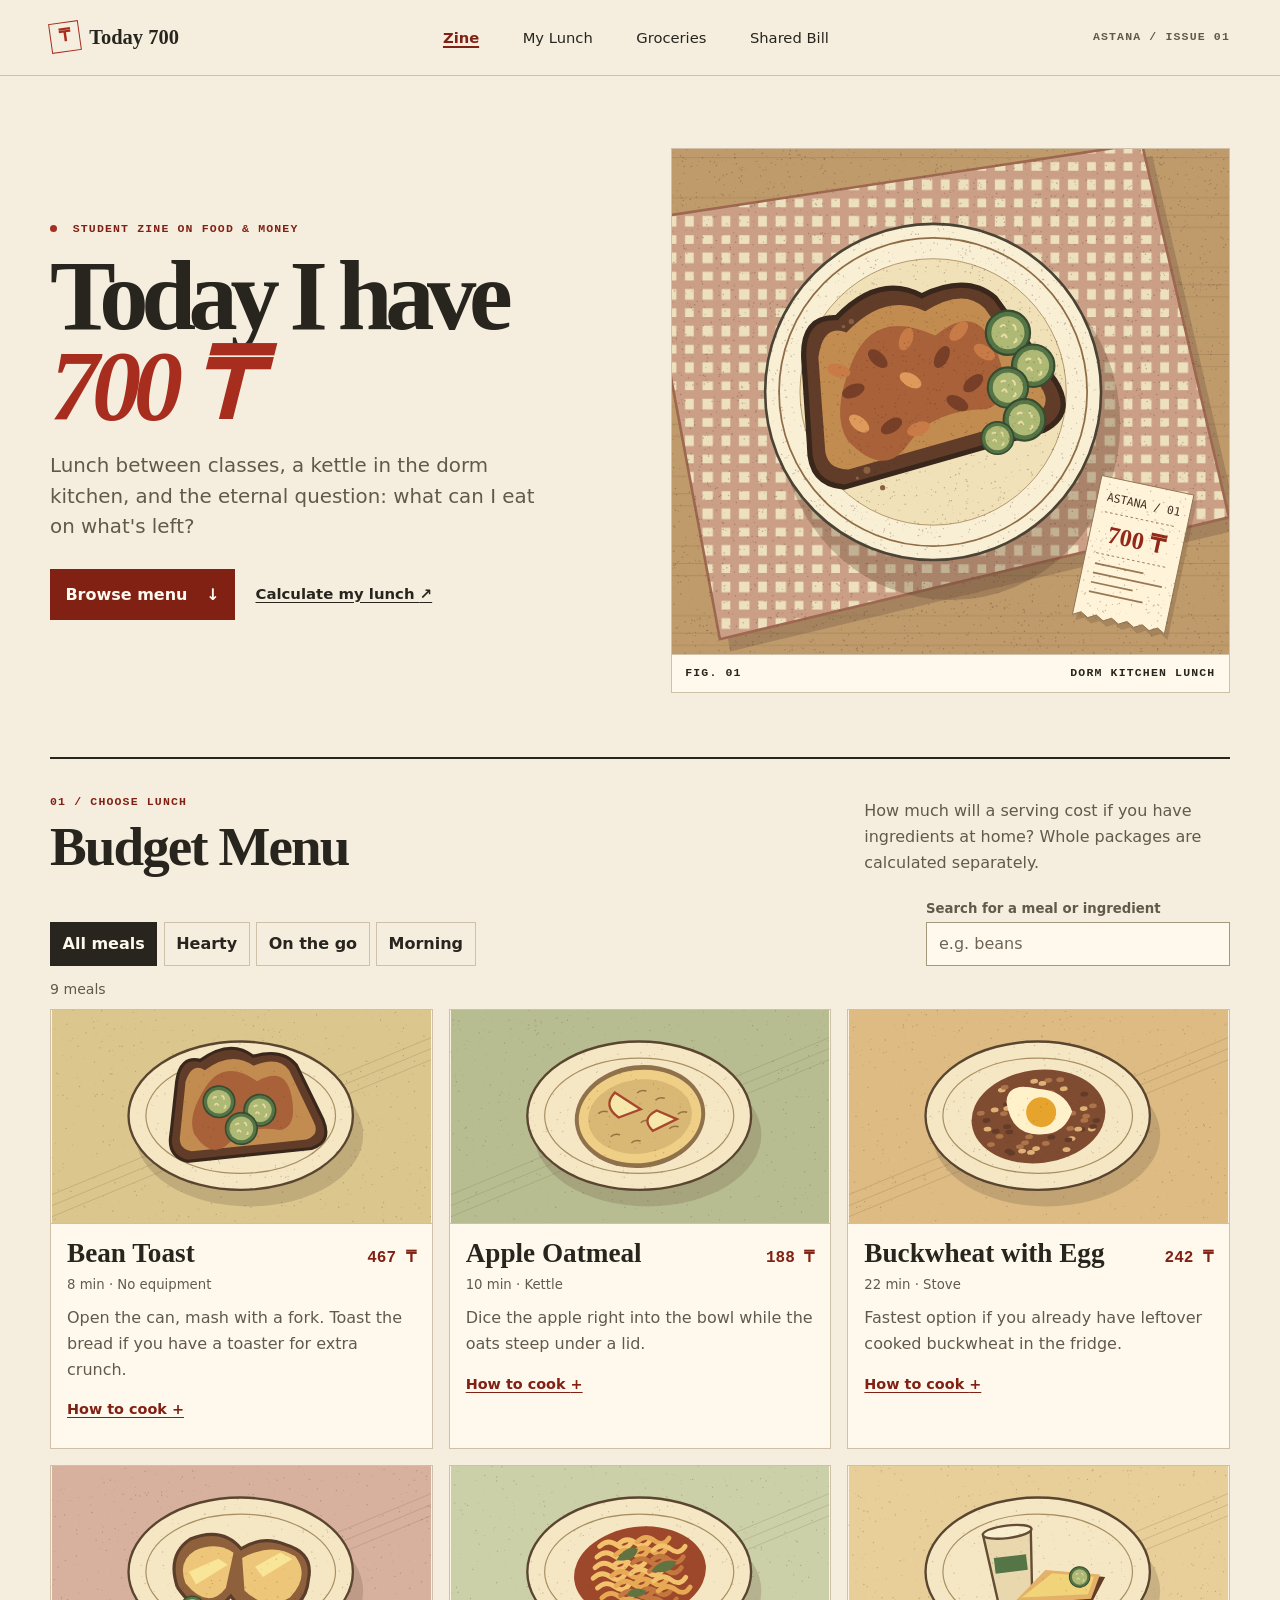
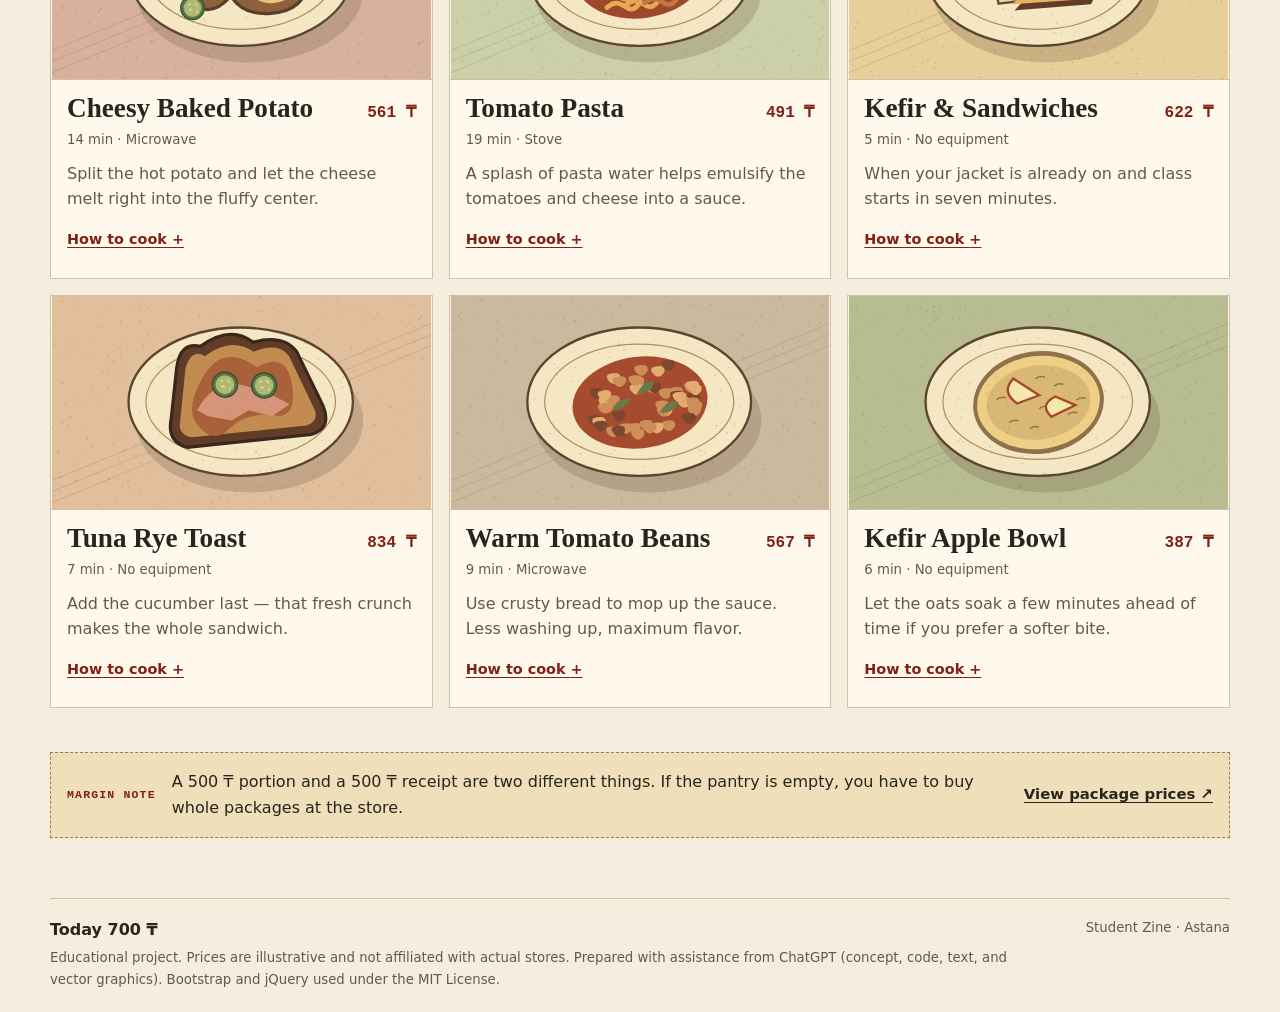
<file: index.html>
<!doctype html>
<html lang="en">
<head>
  <meta charset="utf-8">
  <meta name="viewport" content="width=device-width, initial-scale=1">
  <meta name="theme-color" content="#f2ead9">
  <meta name="description" content="A student zine on food, money, and dorm kitchen cooking.">
  <title>Student Lunch Zine — Today 700 ₸</title>
  <link rel="stylesheet" href="assets/vendor/bootstrap.min.css">
  <link rel="stylesheet" href="assets/css/site.css">
  <script src="assets/vendor/jquery.min.js" defer></script>
  <script src="assets/js/data.js" defer></script>
  <script src="assets/js/common.js" defer></script>
  <script src="assets/js/menu.js" defer></script>
</head>
<body>
  <a class="skip-link" href="#main">Skip to content</a>
  <header class="site-header">
    <div class="shell header-inner">
      <a class="brand" href="index.html"><span class="brand-mark" aria-hidden="true">₸</span> Today 700</a>
      <nav aria-label="Main menu"><a href="index.html" aria-current="page">Zine</a><a href="plan.html">My Lunch</a><a href="market.html">Groceries</a><a href="split.html">Shared Bill</a></nav>
      <span class="edition">ASTANA / ISSUE 01</span>
    </div>
  </header>
  <main id="main" class="shell">
    <section class="hero" aria-labelledby="hero-title">
      <div class="hero-copy">
        <p class="eyebrow"><span class="ink-dot"></span> STUDENT ZINE ON FOOD &amp; MONEY</p>
        <h1 id="hero-title">Today I have<br><em>700 ₸</em></h1>
        <p class="lede">Lunch between classes, a kettle in the dorm kitchen, and the eternal question: what can I eat on what's left?</p>
        <div class="hero-actions"><a href="#menu" class="action">Browse menu <span aria-hidden="true">↓</span></a><a href="plan.html" class="text-link">Calculate my lunch <span aria-hidden="true">↗</span></a></div>
      </div>
      <figure class="hero-art">
        <img src="assets/img/cover.svg" width="640" height="580" alt="Hand-drawn plate with toast and cucumbers on a checkered napkin. Nearby receipt marked 700 ₸.">
        <figcaption><span>FIG. 01</span><span>DORM KITCHEN LUNCH</span></figcaption>
      </figure>
    </section>
    <section id="menu" class="section menu-section" aria-labelledby="menu-title">
      <div class="section-heading"><div><p class="eyebrow">01 / CHOOSE LUNCH</p><h2 id="menu-title">Budget Menu</h2></div><p>How much will a serving cost if you have ingredients at home? Whole packages are calculated separately.</p></div>
      <div class="filters">
        <div class="chip-row" aria-label="Food categories">
          <button class="chip" data-category="all" aria-pressed="true" type="button">All meals</button>
          <button class="chip" data-category="Hearty" aria-pressed="false" type="button">Hearty</button>
          <button class="chip" data-category="On the go" aria-pressed="false" type="button">On the go</button>
          <button class="chip" data-category="Morning" aria-pressed="false" type="button">Morning</button>
        </div>
        <label class="search-label" for="menu-search"><span>Search for a meal or ingredient</span><input class="form-control" id="menu-search" type="search" placeholder="e.g. beans"></label>
      </div>
      <p class="results-count" id="menu-count" aria-live="polite"></p>
      <div class="meal-grid" id="menu-results"></div>
      <p class="empty" id="menu-empty" hidden>No meals found. Try a different search term or select "All meals".</p>
    </section>
    <aside class="margin-note"><span class="eyebrow">MARGIN NOTE</span><p>A 500 ₸ portion and a 500 ₸ receipt are two different things. If the pantry is empty, you have to buy whole packages at the store.</p><a href="market.html" class="text-link">View package prices ↗</a></aside>
  </main>
  <footer class="shell site-footer">
    <div class="footer-main"><strong>Today 700 ₸</strong><span>Student Zine · Astana</span></div>
    <p>Educational project. Prices are illustrative and not affiliated with actual stores. Prepared with assistance from ChatGPT (concept, code, text, and vector graphics). Bootstrap and jQuery used under the MIT License.</p>
  </footer>
</body>
</html>
</file>
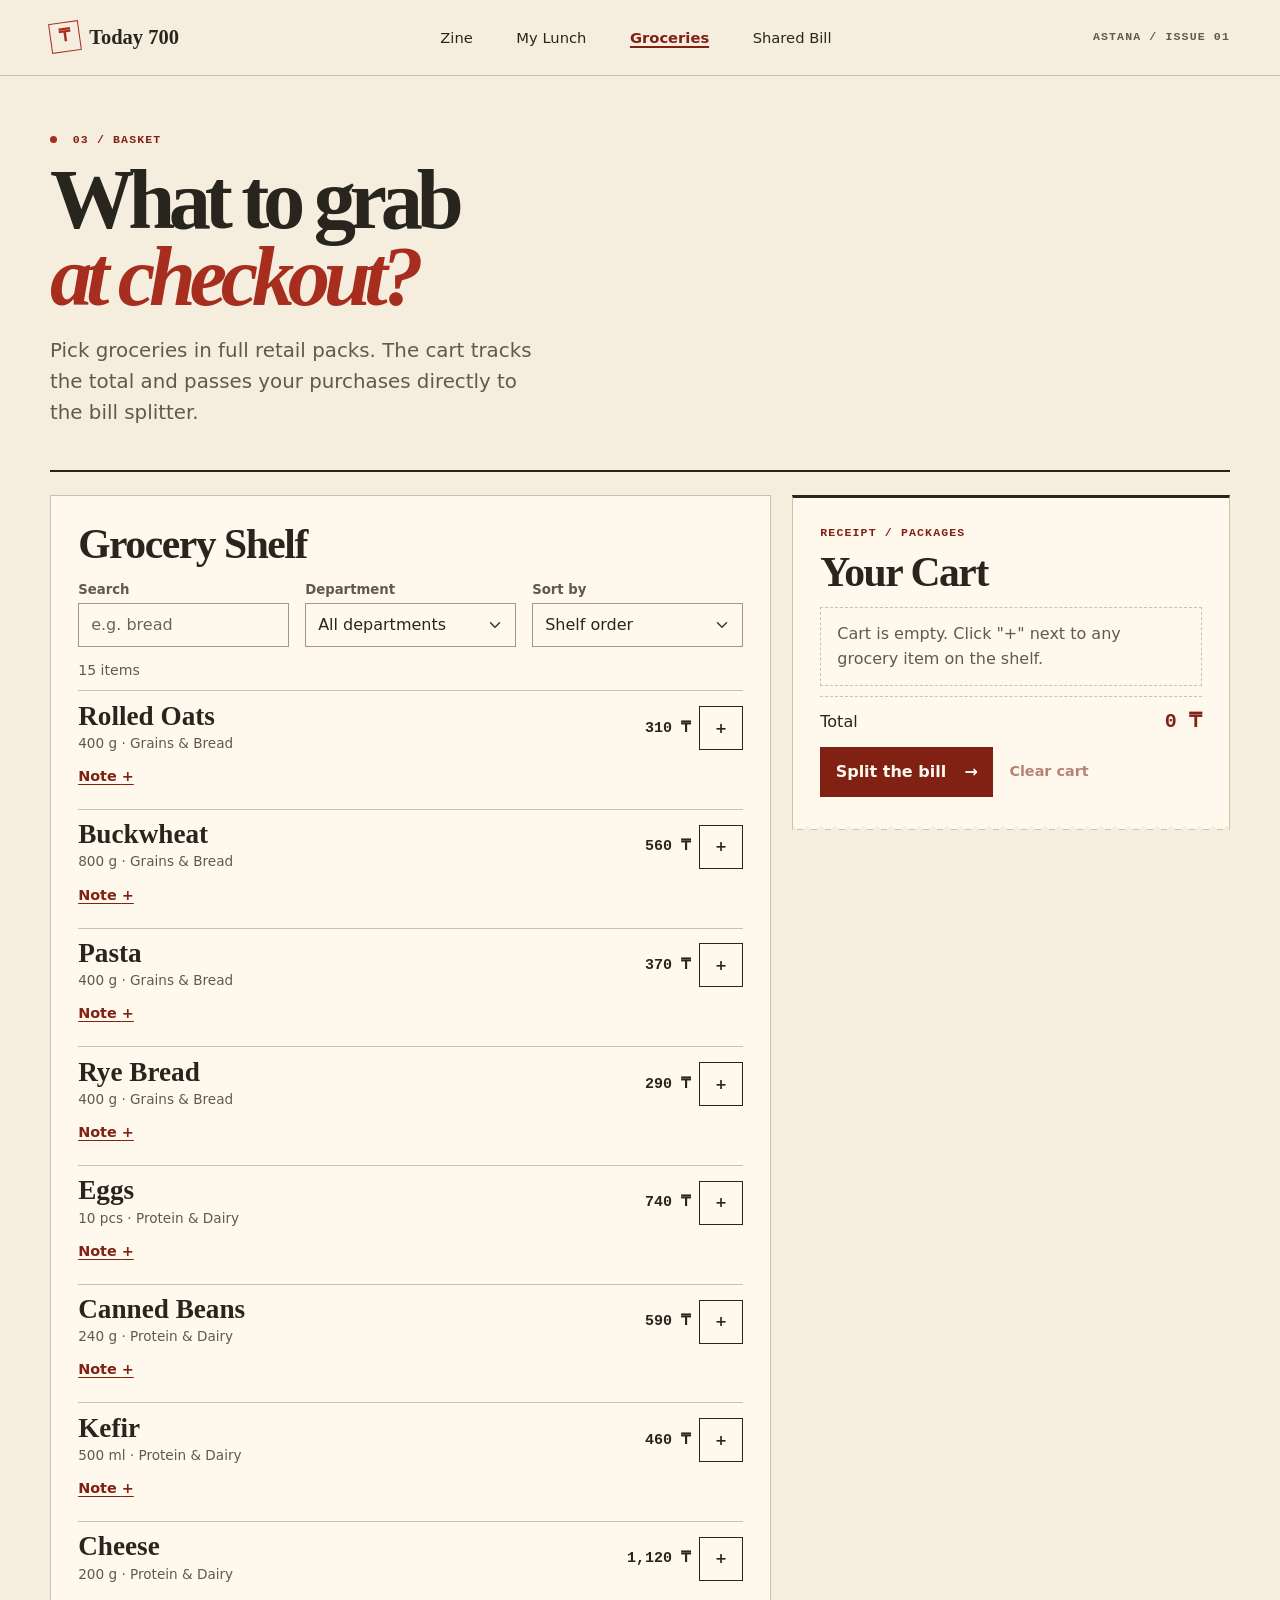
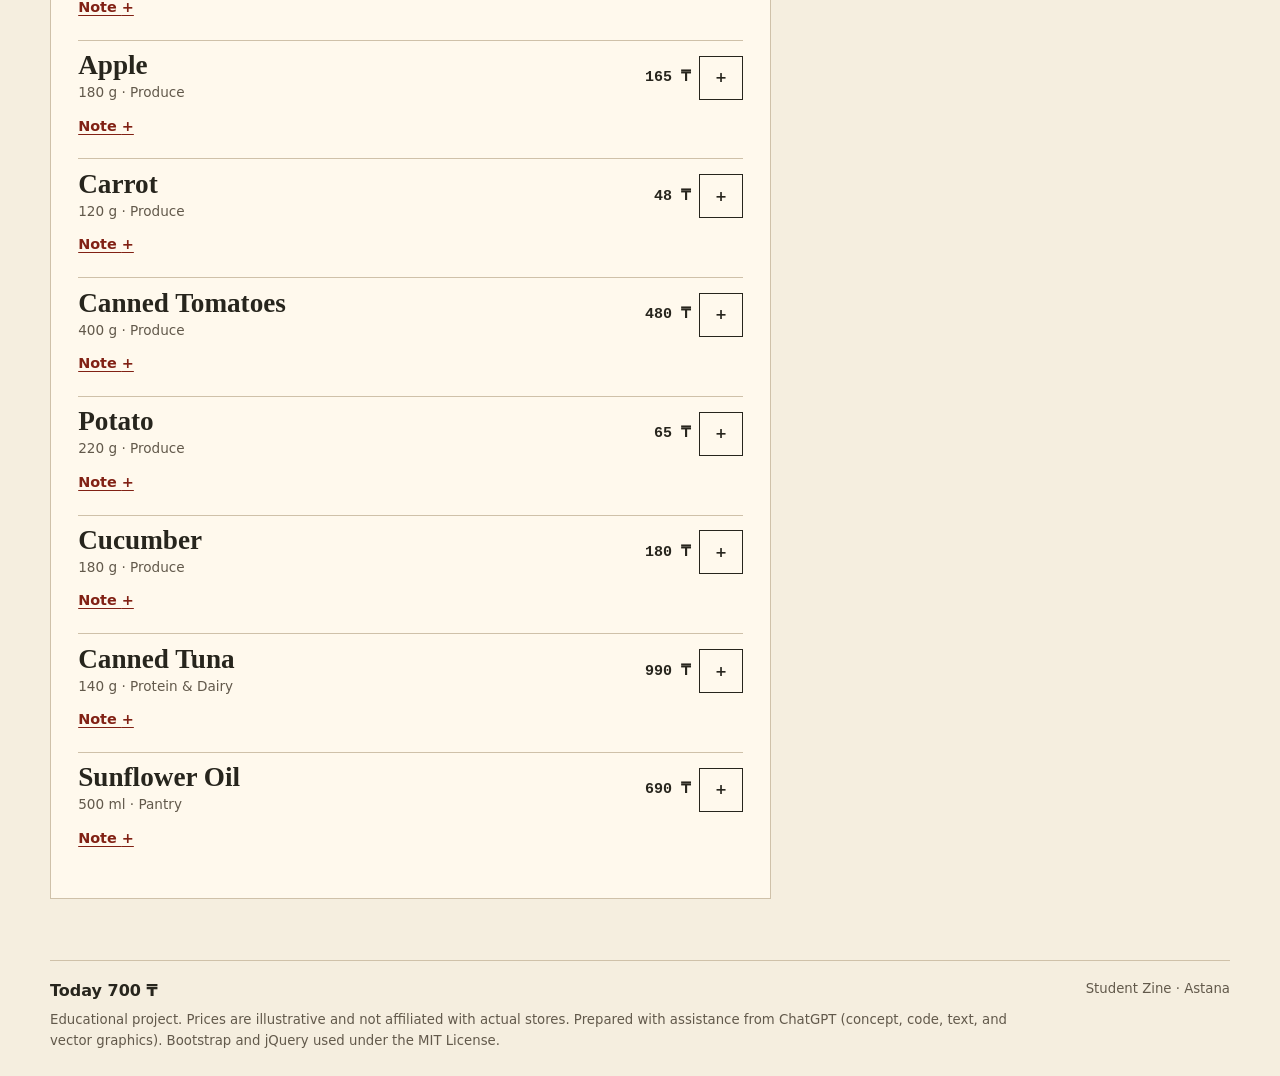
<file: market.html>
<!doctype html>
<html lang="en">
<head>
  <meta charset="utf-8">
  <meta name="viewport" content="width=device-width, initial-scale=1">
  <meta name="theme-color" content="#f2ead9">
  <meta name="description" content="A student zine on food, money, and dorm kitchen cooking.">
  <title>Groceries — Today 700 ₸</title>
  <link rel="stylesheet" href="assets/vendor/bootstrap.min.css">
  <link rel="stylesheet" href="assets/css/site.css">
  <script src="assets/vendor/jquery.min.js" defer></script>
  <script src="assets/js/data.js" defer></script>
  <script src="assets/js/common.js" defer></script>
  <script src="assets/js/market.js" defer></script>
</head>
<body>
  <a class="skip-link" href="#main">Skip to content</a>
  <header class="site-header">
    <div class="shell header-inner">
      <a class="brand" href="index.html"><span class="brand-mark" aria-hidden="true">₸</span> Today 700</a>
      <nav aria-label="Main menu"><a href="index.html">Zine</a><a href="plan.html">My Lunch</a><a href="market.html" aria-current="page">Groceries</a><a href="split.html">Shared Bill</a></nav>
      <span class="edition">ASTANA / ISSUE 01</span>
    </div>
  </header>
  <main id="main" class="shell">
    <section class="page-intro">
      <p class="eyebrow"><span class="ink-dot"></span> 03 / BASKET</p>
      <h1>What to grab<br><em>at checkout?</em></h1>
      <p class="lede">Pick groceries in full retail packs. The cart tracks the total and passes your purchases directly to the bill splitter.</p>
    </section>
    <div class="workbench market-workbench">
      <section class="paper-panel" aria-labelledby="market-title">
        <h2 id="market-title">Grocery Shelf</h2>
        <div class="market-filters">
          <label class="search-label" for="market-search"><span>Search</span><input class="form-control" id="market-search" type="search" placeholder="e.g. bread"></label>
          <label class="search-label" for="market-category"><span>Department</span><select class="form-select" id="market-category"><option value="">All departments</option></select></label>
          <label class="search-label" for="market-sort"><span>Sort by</span><select class="form-select" id="market-sort"><option value="default">Shelf order</option><option value="low">Price: Low to High</option><option value="high">Price: High to Low</option></select></label>
        </div>
        <p class="results-count" id="market-count" aria-live="polite"></p>
        <div id="market-results"></div>
        <p id="market-empty" class="empty" hidden>Nothing found on this shelf. Try a different search query or department.</p>
      </section>
      <section class="receipt-panel" aria-labelledby="cart-title">
        <p class="receipt-kicker">RECEIPT / PACKAGES</p>
        <h2 id="cart-title">Your Cart</h2>
        <div id="cart-items"></div>
        <div class="receipt-total"><span>Total</span><strong id="cart-total" aria-live="polite">0 ₸</strong></div>
        <p id="cart-notice" class="notice" role="status" hidden></p>
        <div class="receipt-actions"><a class="action" href="split.html">Split the bill <span aria-hidden="true">→</span></a><button class="quiet-button" id="clear-cart" type="button">Clear cart</button></div>
      </section>
    </div>
  </main>
  <footer class="shell site-footer">
    <div class="footer-main"><strong>Today 700 ₸</strong><span>Student Zine · Astana</span></div>
    <p>Educational project. Prices are illustrative and not affiliated with actual stores. Prepared with assistance from ChatGPT (concept, code, text, and vector graphics). Bootstrap and jQuery used under the MIT License.</p>
  </footer>
</body>
</html>
</file>
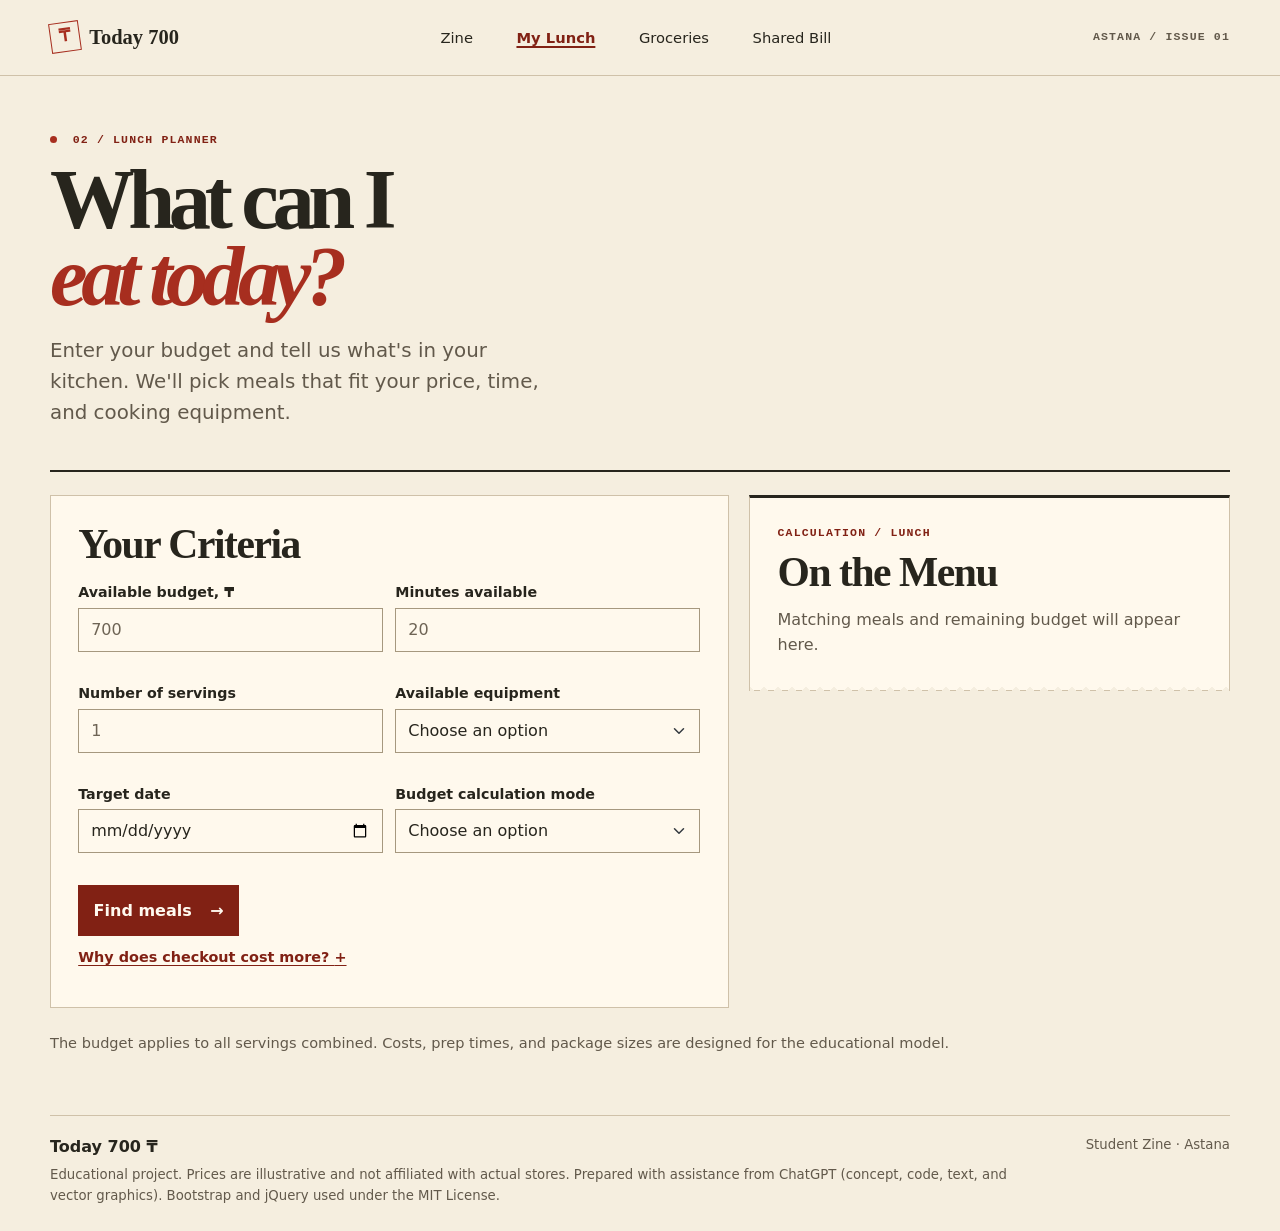
<file: plan.html>
<!doctype html>
<html lang="en">
<head>
  <meta charset="utf-8">
  <meta name="viewport" content="width=device-width, initial-scale=1">
  <meta name="theme-color" content="#f2ead9">
  <meta name="description" content="A student zine on food, money, and dorm kitchen cooking.">
  <title>My Lunch — Today 700 ₸</title>
  <link rel="stylesheet" href="assets/vendor/bootstrap.min.css">
  <link rel="stylesheet" href="assets/css/site.css">
  <script src="assets/vendor/jquery.min.js" defer></script>
  <script src="assets/js/data.js" defer></script>
  <script src="assets/js/common.js" defer></script>
  <script src="assets/js/plan.js" defer></script>
</head>
<body>
  <a class="skip-link" href="#main">Skip to content</a>
  <header class="site-header">
    <div class="shell header-inner">
      <a class="brand" href="index.html"><span class="brand-mark" aria-hidden="true">₸</span> Today 700</a>
      <nav aria-label="Main menu"><a href="index.html">Zine</a><a href="plan.html" aria-current="page">My Lunch</a><a href="market.html">Groceries</a><a href="split.html">Shared Bill</a></nav>
      <span class="edition">ASTANA / ISSUE 01</span>
    </div>
  </header>
  <main id="main" class="shell">
    <section class="page-intro">
      <p class="eyebrow"><span class="ink-dot"></span> 02 / LUNCH PLANNER</p>
      <h1>What can I<br><em>eat today?</em></h1>
      <p class="lede">Enter your budget and tell us what's in your kitchen. We'll pick meals that fit your price, time, and cooking equipment.</p>
    </section>
    <div class="workbench">
      <section class="paper-panel" aria-labelledby="plan-title">
        <h2 id="plan-title">Your Criteria</h2>
        <form id="plan-form" novalidate>
          <div class="field-grid">
            <div class="field">
              <label class="form-label" for="budget">Available budget, ₸</label>
              <input class="form-control" id="budget" name="budget" type="number" aria-describedby="budget-error" placeholder="700" min="200" max="10000" step="1" inputmode="numeric" required>
              <p class="field-error" id="budget-error" aria-live="polite"></p>
            </div>
            <div class="field">
              <label class="form-label" for="minutes">Minutes available</label>
              <input class="form-control" id="minutes" name="minutes" type="number" aria-describedby="minutes-error" placeholder="20" min="5" max="90" step="1" inputmode="numeric" required>
              <p class="field-error" id="minutes-error" aria-live="polite"></p>
            </div>
            <div class="field">
              <label class="form-label" for="portions">Number of servings</label>
              <input class="form-control" id="portions" name="portions" type="number" aria-describedby="portions-error" placeholder="1" min="1" max="6" step="1" inputmode="numeric" required>
              <p class="field-error" id="portions-error" aria-live="polite"></p>
            </div>
            <div class="field">
              <label class="form-label" for="gear">Available equipment</label>
              <select class="form-select" id="gear" name="gear" aria-describedby="gear-error" required>
                <option value="">Choose an option</option>
                <option value="none">Fork &amp; plate (No gear)</option>
                <option value="kettle">Kettle</option>
                <option value="microwave">Microwave</option>
                <option value="stove">Stove &amp; kettle</option>
                <option value="any">Any equipment</option>
              </select>
              <p class="field-error" id="gear-error" aria-live="polite"></p>
            </div>
            <div class="field">
              <label class="form-label" for="lunch-date">Target date</label>
              <input class="form-control" id="lunch-date" name="lunch-date" type="date" aria-describedby="lunch-date-error" placeholder="" required>
              <p class="field-error" id="lunch-date-error" aria-live="polite"></p>
            </div>
            <div class="field">
              <label class="form-label" for="mode">Budget calculation mode</label>
              <select class="form-select" id="mode" name="mode" aria-describedby="mode-error" required>
                <option value="">Choose an option</option>
                <option value="portion">Ingredient cost per serving</option>
                <option value="checkout">Full retail packages at checkout</option>
              </select>
              <p class="field-error" id="mode-error" aria-live="polite"></p>
            </div>
          </div>
          <button class="action" type="submit">Find meals <span aria-hidden="true">→</span></button>
          <p class="notice" id="plan-notice" role="status" hidden></p>
        </form>
        <button class="quiet-button" type="button" data-disclosure aria-expanded="false" aria-controls="price-explainer">Why does checkout cost more? <span aria-hidden="true">+</span></button>
        <p class="disclosure" id="price-explainer" hidden>Per serving, we only count the grams or pieces actually used. In checkout mode, we round every ingredient up to a whole store package.</p>
      </section>
      <section class="receipt-panel" aria-labelledby="plan-result-title">
        <p class="receipt-kicker">CALCULATION / LUNCH</p>
        <h2 id="plan-result-title">On the Menu</h2>
        <p id="plan-initial">Matching meals and remaining budget will appear here.</p>
        <div id="plan-result" hidden></div>
      </section>
    </div>
    <p class="section-note">The budget applies to all servings combined. Costs, prep times, and package sizes are designed for the educational model.</p>
  </main>
  <footer class="shell site-footer">
    <div class="footer-main"><strong>Today 700 ₸</strong><span>Student Zine · Astana</span></div>
    <p>Educational project. Prices are illustrative and not affiliated with actual stores. Prepared with assistance from ChatGPT (concept, code, text, and vector graphics). Bootstrap and jQuery used under the MIT License.</p>
  </footer>
</body>
</html>
</file>
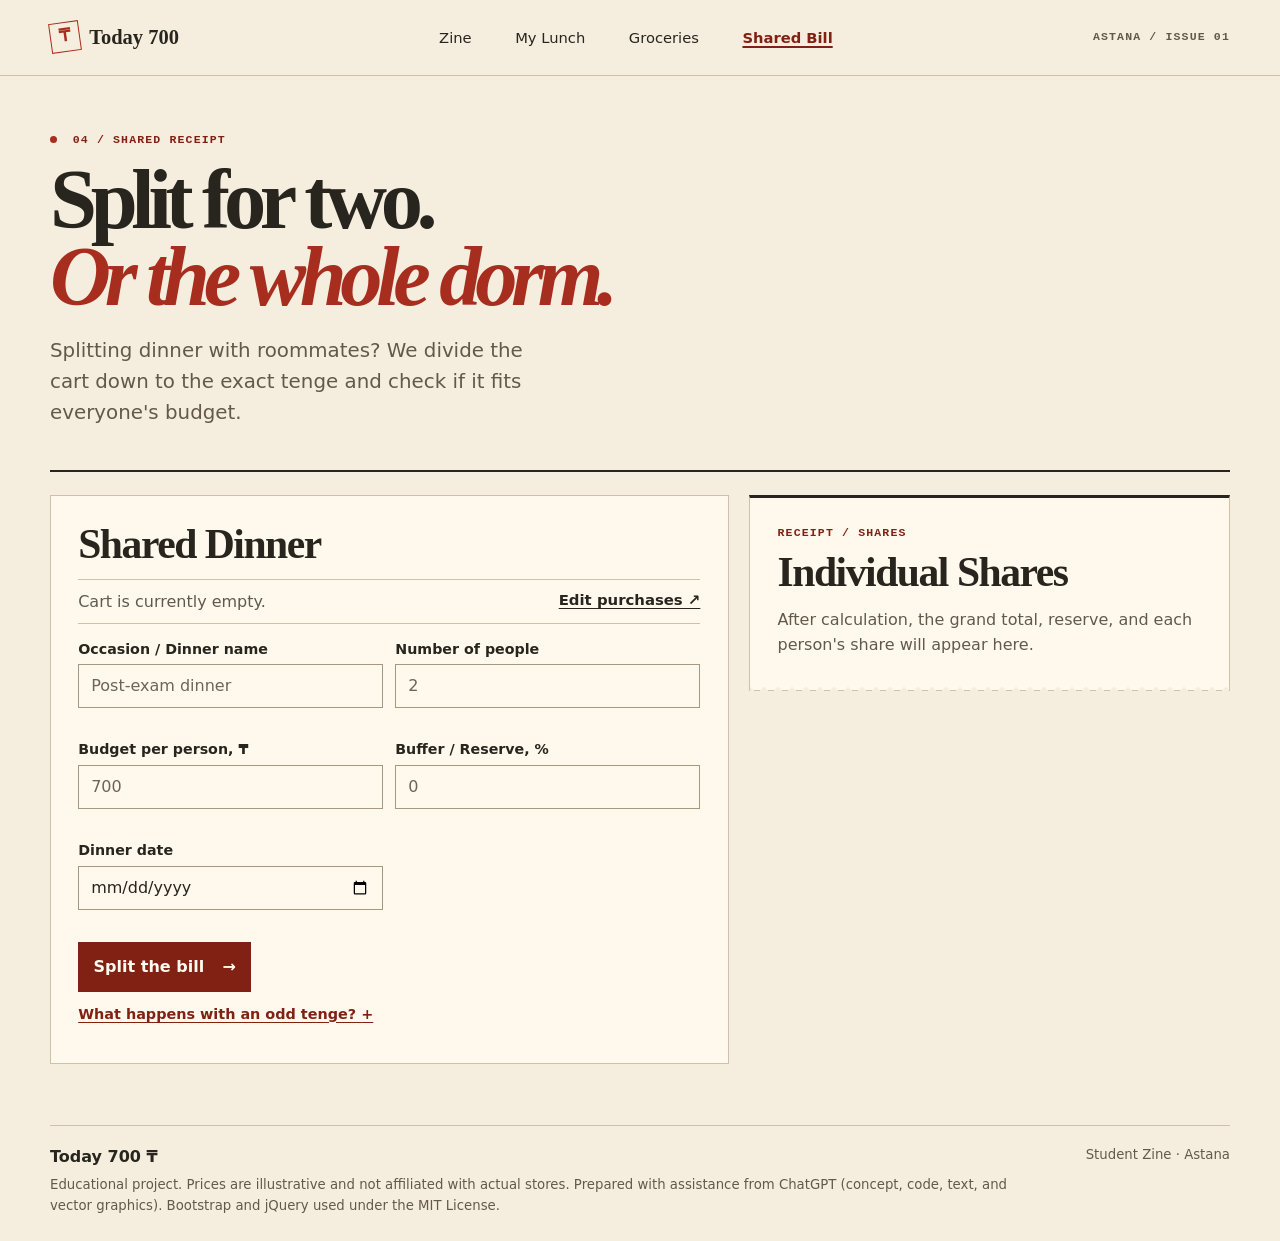
<file: split.html>
<!doctype html>
<html lang="en">
<head>
  <meta charset="utf-8">
  <meta name="viewport" content="width=device-width, initial-scale=1">
  <meta name="theme-color" content="#f2ead9">
  <meta name="description" content="A student zine on food, money, and dorm kitchen cooking.">
  <title>Shared Bill — Today 700 ₸</title>
  <link rel="stylesheet" href="assets/vendor/bootstrap.min.css">
  <link rel="stylesheet" href="assets/css/site.css">
  <script src="assets/vendor/jquery.min.js" defer></script>
  <script src="assets/js/data.js" defer></script>
  <script src="assets/js/common.js" defer></script>
  <script src="assets/js/split.js" defer></script>
</head>
<body>
  <a class="skip-link" href="#main">Skip to content</a>
  <header class="site-header">
    <div class="shell header-inner">
      <a class="brand" href="index.html"><span class="brand-mark" aria-hidden="true">₸</span> Today 700</a>
      <nav aria-label="Main menu"><a href="index.html">Zine</a><a href="plan.html">My Lunch</a><a href="market.html">Groceries</a><a href="split.html" aria-current="page">Shared Bill</a></nav>
      <span class="edition">ASTANA / ISSUE 01</span>
    </div>
  </header>
  <main id="main" class="shell">
    <section class="page-intro">
      <p class="eyebrow"><span class="ink-dot"></span> 04 / SHARED RECEIPT</p>
      <h1>Split for two.<br><em>Or the whole dorm.</em></h1>
      <p class="lede">Splitting dinner with roommates? We divide the cart down to the exact tenge and check if it fits everyone's budget.</p>
    </section>
    <div class="workbench">
      <section class="paper-panel" aria-labelledby="split-form-title">
        <h2 id="split-form-title">Shared Dinner</h2>
        <div class="cart-brief"><p id="split-basket-label"></p><a href="market.html" class="text-link">Edit purchases ↗</a></div>
        <form id="split-form" novalidate>
          <div class="field-grid">
            <div class="field">
              <label class="form-label" for="meeting">Occasion / Dinner name</label>
              <input class="form-control" id="meeting" name="meeting" type="text" aria-describedby="meeting-error" placeholder="Post-exam dinner" minlength="3" maxlength="40" required>
              <p class="field-error" id="meeting-error" aria-live="polite"></p>
            </div>
            <div class="field">
              <label class="form-label" for="people">Number of people</label>
              <input class="form-control" id="people" name="people" type="number" aria-describedby="people-error" placeholder="2" min="2" max="12" step="1" inputmode="numeric" required>
              <p class="field-error" id="people-error" aria-live="polite"></p>
            </div>
            <div class="field">
              <label class="form-label" for="limit">Budget per person, ₸</label>
              <input class="form-control" id="limit" name="limit" type="number" aria-describedby="limit-error" placeholder="700" min="100" max="10000" step="1" inputmode="numeric" required>
              <p class="field-error" id="limit-error" aria-live="polite"></p>
            </div>
            <div class="field">
              <label class="form-label" for="reserve">Buffer / Reserve, %</label>
              <input class="form-control" id="reserve" name="reserve" type="number" aria-describedby="reserve-error" placeholder="0" min="0" max="30" step="1" inputmode="numeric" required>
              <p class="field-error" id="reserve-error" aria-live="polite"></p>
            </div>
            <div class="field">
              <label class="form-label" for="dinner-date">Dinner date</label>
              <input class="form-control" id="dinner-date" name="dinner-date" type="date" aria-describedby="dinner-date-error" placeholder="" required>
              <p class="field-error" id="dinner-date-error" aria-live="polite"></p>
            </div>
          </div>
          <button class="action" type="submit">Split the bill <span aria-hidden="true">→</span></button>
          <p id="split-notice" class="notice" role="status" hidden></p>
        </form>
        <button class="quiet-button" type="button" data-disclosure aria-expanded="false" aria-controls="split-explainer">What happens with an odd tenge? <span aria-hidden="true">+</span></button>
        <p class="disclosure" id="split-explainer" hidden>We divide the total evenly in whole tenge. If there is a remainder, the first few people pay 1 ₸ more. The sum of all shares always equals the grand total including buffer.</p>
      </section>
      <section class="receipt-panel" aria-labelledby="split-result-title">
        <p class="receipt-kicker">RECEIPT / SHARES</p>
        <h2 id="split-result-title">Individual Shares</h2>
        <p id="split-initial">After calculation, the grand total, reserve, and each person's share will appear here.</p>
        <div id="split-result" hidden></div>
      </section>
    </div>
  </main>
  <footer class="shell site-footer">
    <div class="footer-main"><strong>Today 700 ₸</strong><span>Student Zine · Astana</span></div>
    <p>Educational project. Prices are illustrative and not affiliated with actual stores. Prepared with assistance from ChatGPT (concept, code, text, and vector graphics). Bootstrap and jQuery used under the MIT License.</p>
  </footer>
</body>
</html>
</file>
<file: assets/css/site.css>
:root {
  --paper: #f5eedf;
  --paper-light: #fff9ed;
  --ink: #27251d;
  --muted: #62594b;
  --red: #a72e1f;
  --red-dark: #812114;
  --rule: #cfc1a9;
  --green: #35482e;
  --mustard: #e8c46a;
  --serif: Georgia, 'Times New Roman', serif;
  --mono: ui-monospace, 'Cascadia Mono', Consolas, monospace;
}
*, *::before, *::after { box-sizing: border-box; }
body {
  margin: 0;
  color: var(--ink);
  background: var(--paper);
  font: 1rem/1.6 system-ui, sans-serif;
}
h1, h2, h3, p, figure { margin: 0; }
h1, h2, h3 { color: var(--ink); font-family: var(--serif); font-weight: 700; line-height: 1.04; }
h1 em { color: var(--red); }
h2 { font-size: clamp(2rem, 4.3vw, 3.45rem); letter-spacing: -.035em; }
h3 { font-size: clamp(1.3rem, 2.4vw, 1.7rem); }
a { color: inherit; text-underline-offset: .22em; }
a:hover { color: var(--red-dark); }
a:focus-visible, button:focus-visible, input:focus-visible, select:focus-visible {
  outline: 3px solid var(--red-dark); outline-offset: 4px;
}
button { font: inherit; }
[hidden] { display: none !important; }
.shell { width: min(1180px, calc(100% - 96px)); margin-inline: auto; }
.skip-link { position: absolute; z-index: 3; padding: .55rem; background: var(--paper-light); transform: translateY(-150%); }
.skip-link:focus { transform: translateY(0); }
.site-header { border-bottom: 1px solid var(--rule); }
.header-inner { display: flex; justify-content: space-between; align-items: center; gap: 1.5rem; min-height: 75px; }
.brand { display: inline-flex; align-items: center; gap: .55rem; color: var(--ink); font: 700 1.28rem/1 var(--serif); white-space: nowrap; text-decoration: none; }
.brand-mark { display: grid; place-items: center; width: 1.9rem; height: 1.9rem; border: 1px solid var(--red); color: var(--red); transform: rotate(-8deg); font: 700 1.1rem/1 var(--mono); }
nav { display: flex; justify-content: center; gap: clamp(.9rem, 3.4vw, 2.8rem); }
nav a { display: flex; align-items: center; min-height: 44px; font-size: .92rem; text-decoration: none; white-space: nowrap; }
nav a[aria-current] { color: var(--red-dark); font-weight: 750; text-decoration: underline; text-decoration-thickness: 2px; }
.edition, .eyebrow, .receipt-kicker, figcaption { font: 700 .72rem/1.45 var(--mono); letter-spacing: .1em; }
.edition { color: var(--muted); white-space: nowrap; }
.eyebrow { color: var(--red-dark); }
.ink-dot { display: inline-block; width: .65em; height: .65em; margin-right: .45rem; background: var(--red); border-radius: 50%; }
.hero { display: grid; grid-template-columns: 1fr minmax(0, .97fr); align-items: center; gap: 2.75rem; padding: clamp(2.8rem, 5.6vw, 5rem) 0 clamp(2.7rem, 5vw, 4.35rem); }
.hero h1, .page-intro h1 { font-size: clamp(3.55rem, 7.7vw, 7.2rem); margin: .85rem 0 1.25rem; letter-spacing: -.075em; line-height: .91; }
.hero .lede, .page-intro .lede { max-width: 31rem; color: var(--muted); font-size: clamp(1.02rem, 1.55vw, 1.24rem); line-height: 1.55; }
.hero-actions { display: flex; align-items: center; flex-wrap: wrap; gap: .9rem 1.3rem; margin-top: 1.65rem; }
.action { display: inline-flex; width: fit-content; max-width: 100%; align-items: center; justify-content: space-between; gap: 1.15rem; padding: .71rem .9rem; min-height: 46px; border: 1px solid var(--red-dark); color: #fffaf0; background: var(--red-dark); font-weight: 700; text-align: left; text-decoration: none; }
.action:hover { background: var(--ink); border-color: var(--ink); color: #fffaf0; }
.text-link { color: var(--ink); font-weight: 680; font-size: .93rem; }
.hero-art { background: #e8d7b9; border: 1px solid var(--rule); }
.hero-art img { display: block; width: 100%; height: auto; }
figcaption { display: flex; justify-content: space-between; gap: 1rem; padding: .65rem .85rem; color: var(--ink); background: var(--paper-light); border-top: 1px solid var(--rule); }
.section { border-top: 2px solid var(--ink); padding-block: 2.15rem 2.75rem; scroll-margin-top: 1rem; }
.section-heading { display: grid; grid-template-columns: 1fr minmax(15rem, .46fr); gap: 1.2rem; align-items: end; }
.section-heading h2 { margin-top: .48rem; }
.section-heading > p { color: var(--muted); }
.filters, .market-filters { display: flex; align-items: end; justify-content: space-between; flex-wrap: wrap; gap: .8rem 1rem; margin-top: 1.45rem; }
.chip-row { display: flex; flex-wrap: wrap; gap: .4rem; }
.chip { min-height: 44px; padding: .38rem .72rem; background: transparent; color: var(--ink); border: 1px solid var(--rule); font-weight: 660; }
.chip:hover { border-color: var(--ink); }
.chip[aria-pressed="true"] { background: var(--ink); color: var(--paper-light); border-color: var(--ink); }
.search-label { width: min(100%, 19rem); }
.search-label span { display: block; margin-bottom: .15rem; font-size: .83rem; color: var(--muted); font-weight: 700; }
.form-control, .form-select { min-height: 44px; border-radius: 0; background-color: var(--paper-light); border-color: #a6987f; color: var(--ink); }
.form-control:focus, .form-select:focus { background-color: var(--paper-light); border-color: var(--red-dark); box-shadow: none; outline: 3px solid var(--red-dark); outline-offset: 2px; }
.form-control::placeholder { color: #6e6455; opacity: 1; }
.form-control.is-invalid, .form-select.is-invalid { border-color: var(--red-dark); }
.results-count { margin: .75rem 0 .55rem; color: var(--muted); font-size: .88rem; min-height: 1.45em; }
.meal-grid { display: grid; grid-template-columns: repeat(3, minmax(0, 1fr)); gap: 1rem; }
.meal { min-width: 0; border: 1px solid var(--rule); background: var(--paper-light); }
.meal:hover { border-color: var(--red-dark); }
.meal-art { display: block; width: 100%; height: auto; aspect-ratio: 16/9; border-bottom: 1px solid var(--rule); }
.meal-inner { padding: .9rem 1rem 1rem; }
.meal-meta { color: var(--muted); font-size: .83rem; margin-top: .28rem; }
.meal-title { display: flex; gap: .45rem 1rem; flex-wrap: wrap; justify-content: space-between; align-items: baseline; }
.meal-title strong { color: var(--red-dark); font: 700 1rem/1.4 var(--mono); white-space: nowrap; }
.meal-note { color: var(--muted); margin: .65rem 0 .35rem; }
.quiet-button { padding: .34rem 0; min-height: 44px; color: var(--red-dark); border: 0; background: transparent; font-size: .9rem; font-weight: 700; text-decoration: underline; text-underline-offset: .2em; text-align: left; }
.quiet-button:hover { color: var(--ink); }
.quiet-button:disabled { opacity: .55; cursor: default; text-decoration: none; }
.quiet-button[aria-expanded="true"] span { display: inline-block; transform: rotate(45deg); }
.disclosure { padding: .6rem 0 .25rem; border-top: 1px dashed var(--rule); color: var(--muted); }
.disclosure ol { padding-left: 1.25rem; margin: .45rem 0; }
.disclosure a { display: inline-block; padding-block: .5rem; }
.empty { padding: .8rem 1rem; border: 1px dashed var(--rule); color: var(--muted); }
.margin-note { display: grid; grid-template-columns: auto 1fr auto; align-items: center; gap: 1rem; padding: 1rem; border: 1px dashed #9d7c46; background: #efe0bb; }
.page-intro { padding-block: 3.5rem 2.6rem; border-bottom: 2px solid var(--ink); }
.page-intro h1 { font-size: clamp(3.1rem, 6.6vw, 5.85rem); }
.workbench { display: grid; grid-template-columns: minmax(0, 1.2fr) minmax(0, .85fr); align-items: start; gap: 1.3rem; margin-block: 1.45rem; }
.paper-panel, .receipt-panel { min-width: 0; padding: clamp(.95rem, 2.5vw, 1.7rem); border: 1px solid var(--rule); background: var(--paper-light); }
.paper-panel h2, .receipt-panel h2 { font-size: clamp(1.65rem, 3.45vw, 2.6rem); margin-bottom: .8rem; }
.receipt-panel { position: relative; padding-bottom: 2rem; border-top: 3px solid var(--ink); }
.receipt-panel::after { position: absolute; right: 0; bottom: -1px; left: 0; height: 10px; background: linear-gradient(135deg, transparent 70%, var(--paper) 0) 0 0 / 14px 14px, linear-gradient(225deg, transparent 70%, var(--paper) 0) 0 0 / 14px 14px; content: ''; pointer-events: none; }
.receipt-kicker { padding-bottom: .55rem; color: var(--red-dark); }
.receipt-panel > p:not(.receipt-kicker, .notice) { color: var(--muted); }
.field-grid { display: grid; grid-template-columns: repeat(2, minmax(0, 1fr)); gap: .45rem .75rem; margin-bottom: .7rem; }
.field { min-width: 0; }
.form-label { font-weight: 700; font-size: .89rem; margin-bottom: .25rem; }
.field-error { color: var(--red-dark); margin-top: .18rem; min-height: 1.45em; font-size: .77rem; }
.notice { margin: .7rem 0; padding: .55rem .65rem; border-left: 3px solid var(--green); background: #e9eddc; color: #25371e; font-size: .9rem; }
.notice[data-kind="error"] { border-color: var(--red-dark); color: var(--red-dark); background: #fae8df; }
.section-note { color: var(--muted); margin: 1rem 0; font-size: .91rem; }
.result-meta { color: var(--muted); margin-bottom: .85rem; font-size: .88rem; overflow-wrap: anywhere; }
.result-line { padding: .72rem 0; border-top: 1px dashed var(--rule); }
.result-line > p { color: var(--muted); font-size: .89rem; }
.result-line .recipe-heading { display: flex; flex-wrap: wrap; align-items: baseline; justify-content: space-between; gap: .3rem; }
.result-line .recipe-heading a { color: var(--red-dark); }
.meter { margin: .4rem 0; height: 6px; background: #e6d9c0; }
.meter > span { display: block; width: 0; height: 100%; background: var(--green); }
.meter.over > span { background: var(--red-dark); }
.market-workbench { grid-template-columns: minmax(0, 1.4fr) minmax(0, .85fr); }
.market-filters { display: grid; grid-template-columns: repeat(3, minmax(0, 1fr)); margin-top: .8rem; }
.market-filters .search-label { width: auto; }
.product { border-top: 1px solid var(--rule); padding: .65rem 0; }
.product-main { display: grid; grid-template-columns: minmax(0, 1fr) auto; align-items: center; gap: .5rem; }
.product p { font-size: .85rem; color: var(--muted); margin-top: .18rem; }
.product-actions { display: flex; gap: .5rem; align-items: center; }
.product-price { font: 700 .94rem/1 var(--mono); white-space: nowrap; }
.add-button, .qty-button { min-width: 44px; min-height: 44px; padding: .3rem .55rem; border: 1px solid var(--ink); background: transparent; color: var(--ink); font-size: .9rem; font-weight: 720; }
.add-button:hover, .qty-button:hover { background: var(--ink); color: var(--paper-light); }
.qty-button:disabled { opacity: .5; }
.product .disclosure { margin: .1rem 0 .35rem; }
.receipt-total { display: flex; justify-content: space-between; align-items: baseline; gap: .45rem; padding-block: .75rem; margin-top: .65rem; border-top: 1px dashed var(--rule); }
.receipt-total strong { font: 700 1.25rem/1 var(--mono); color: var(--red-dark); white-space: nowrap; }
.receipt-actions { display: flex; flex-wrap: wrap; gap: .65rem 1rem; align-items: center; }
.cart-line { display: flex; justify-content: space-between; align-items: center; gap: .35rem .7rem; flex-wrap: wrap; border-top: 1px dashed var(--rule); padding: .4rem 0; }
.cart-line:first-child { border-top: 0; }
.qty { display: inline-flex; align-items: center; gap: .36rem; }
.qty span { min-width: 1.4rem; text-align: center; font: .93rem/1 var(--mono); }
.cart-brief { display: flex; justify-content: space-between; gap: .4rem 1rem; flex-wrap: wrap; padding: .55rem 0; margin-bottom: .7rem; border-top: 1px solid var(--rule); border-bottom: 1px solid var(--rule); }
.cart-brief p { color: var(--muted); }
.site-footer { border-top: 1px solid var(--rule); margin-top: 3.8rem; padding: 1.1rem 0 1.55rem; }
.footer-main { display: flex; flex-wrap: wrap; gap: .25rem 1rem; justify-content: space-between; margin-bottom: .3rem; }
.site-footer p, .footer-main span { color: var(--muted); font-size: .83rem; }
.site-footer p { max-width: 60rem; }
@media (max-width: 960px) {
  .shell { width: calc(100% - 56px); }
  .edition { display: none; }
  .hero { gap: 1.5rem; }
  .meal-grid { grid-template-columns: repeat(2, minmax(0, 1fr)); }
  .market-workbench { grid-template-columns: minmax(0, 1.15fr) minmax(0, .9fr); }
  .market-filters { grid-template-columns: repeat(2, minmax(0, 1fr)); }
  .market-filters .search-label:first-child { grid-column: 1 / -1; }
}
@media (max-width: 650px) {
  .shell { width: calc(100% - 32px); }
  .header-inner { display: block; padding-top: .68rem; }
  nav { justify-content: space-between; gap: .35rem; }
  nav a { font-size: .83rem; }
  .hero { grid-template-columns: 1fr; padding-top: 2.15rem; gap: 1.1rem; }
  .hero h1 { font-size: clamp(3.5rem, 12vw, 5.75rem); }
  .hero-actions { gap: .6rem .85rem; margin-top: 1.1rem; }
  .hero-art img { max-height: 375px; object-fit: cover; }
  .section-heading, .workbench, .market-workbench { grid-template-columns: 1fr; }
  .section-heading { gap: .55rem; }
  .margin-note { grid-template-columns: 1fr; gap: .3rem; }
  .page-intro { padding-block: 2.2rem 1.7rem; }
  .site-footer { margin-top: 2.5rem; }
}
@media (max-width: 460px) {
  .meal-grid, .field-grid { grid-template-columns: 1fr; }
  .search-label { width: 100%; }
  .meal-art { aspect-ratio: 2/1; object-fit: cover; }
  .product h3 { font-size: 1.12rem; }
}
@media print {
  body { background: white; color: black; }
  .site-header, .page-intro, .paper-panel, .site-footer, .section-note, .receipt-panel button, .skip-link { display: none !important; }
  .shell { width: 100%; }
  .workbench { display: block; }
  .receipt-panel { border: 1px solid black; }
}
</file>
